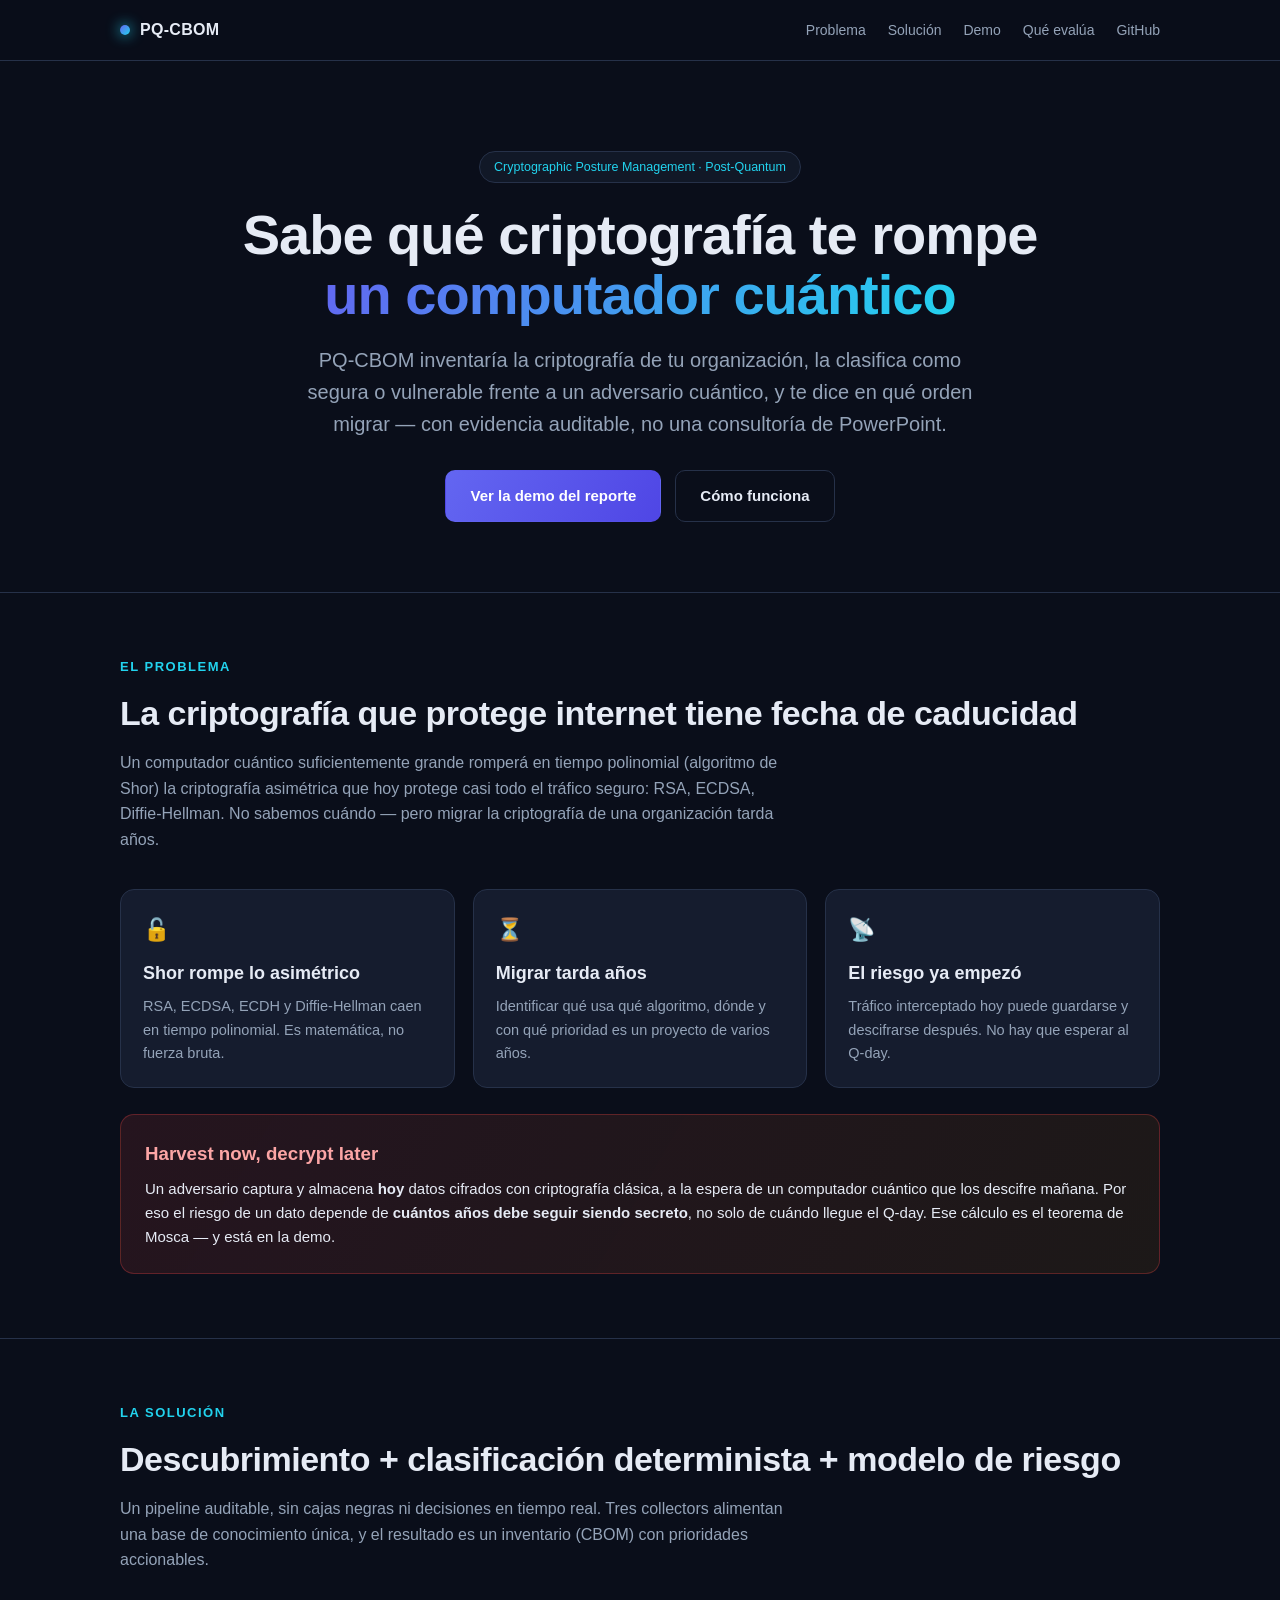
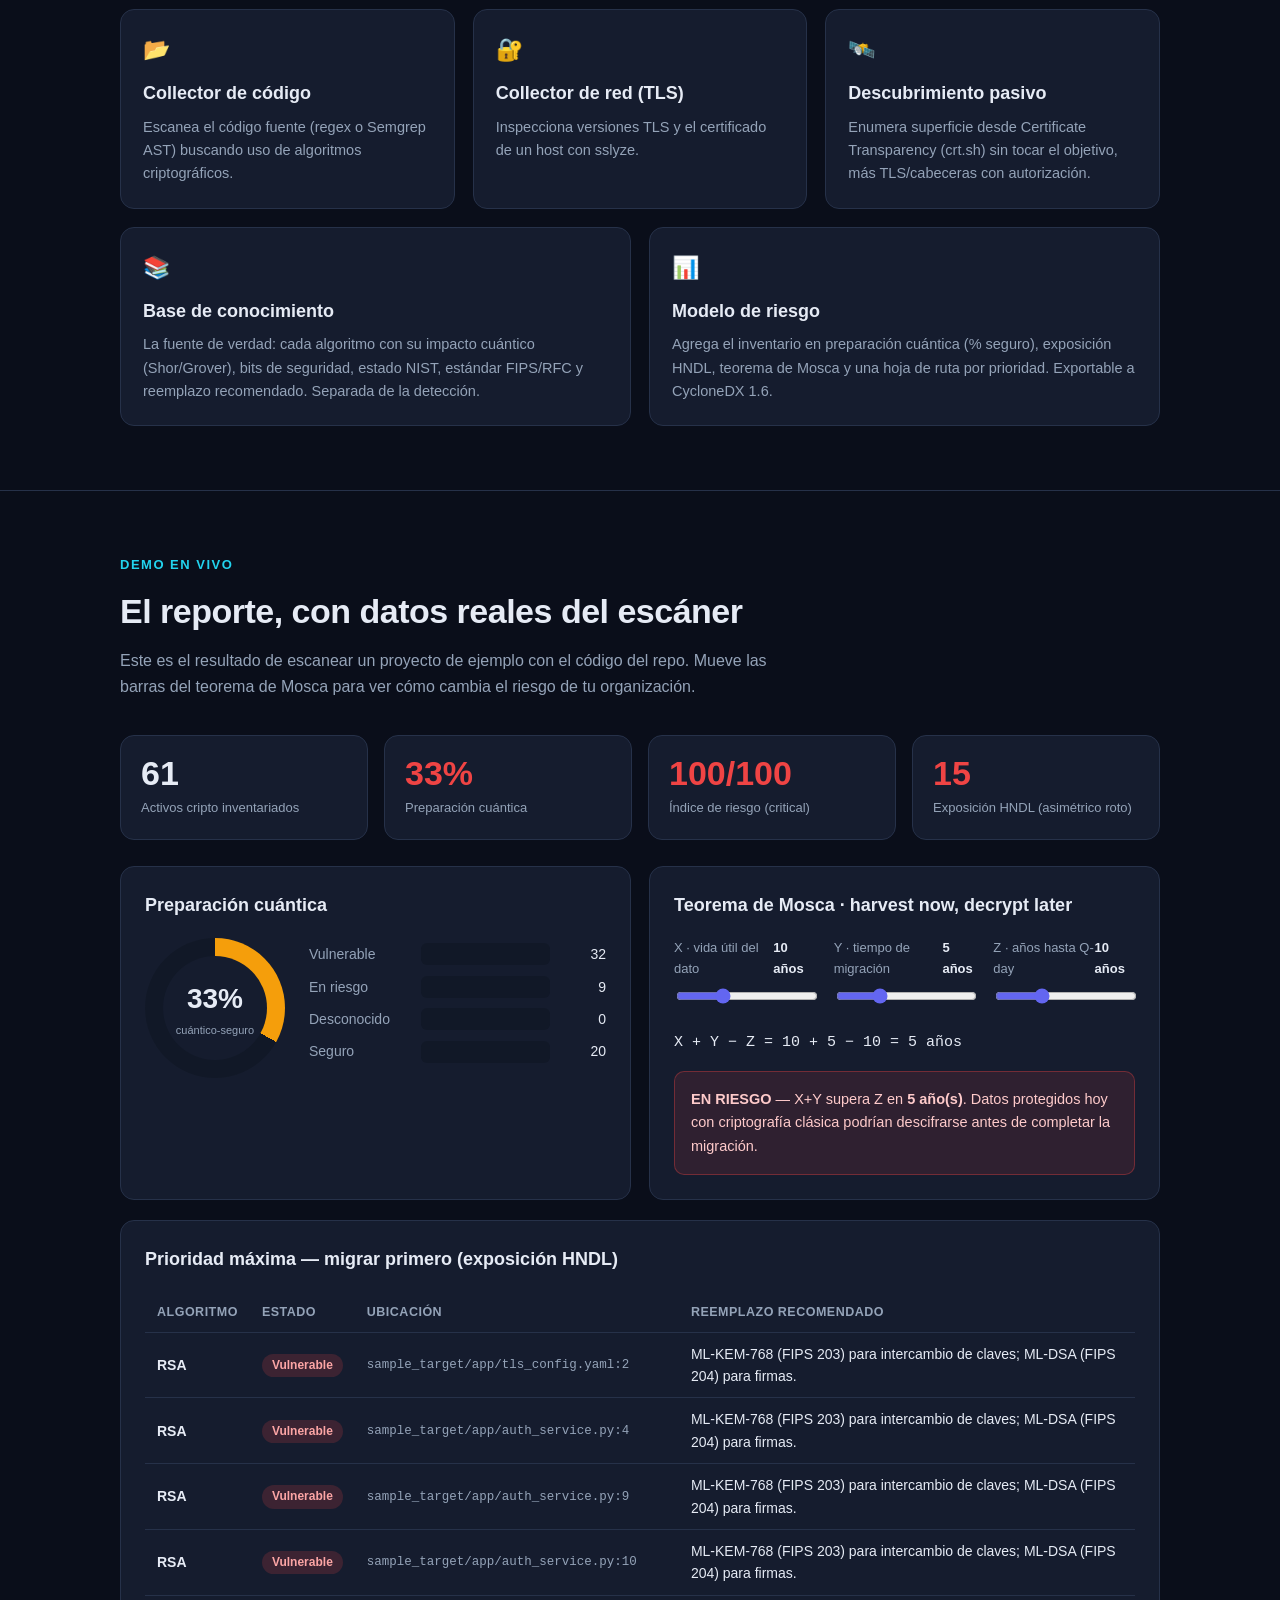
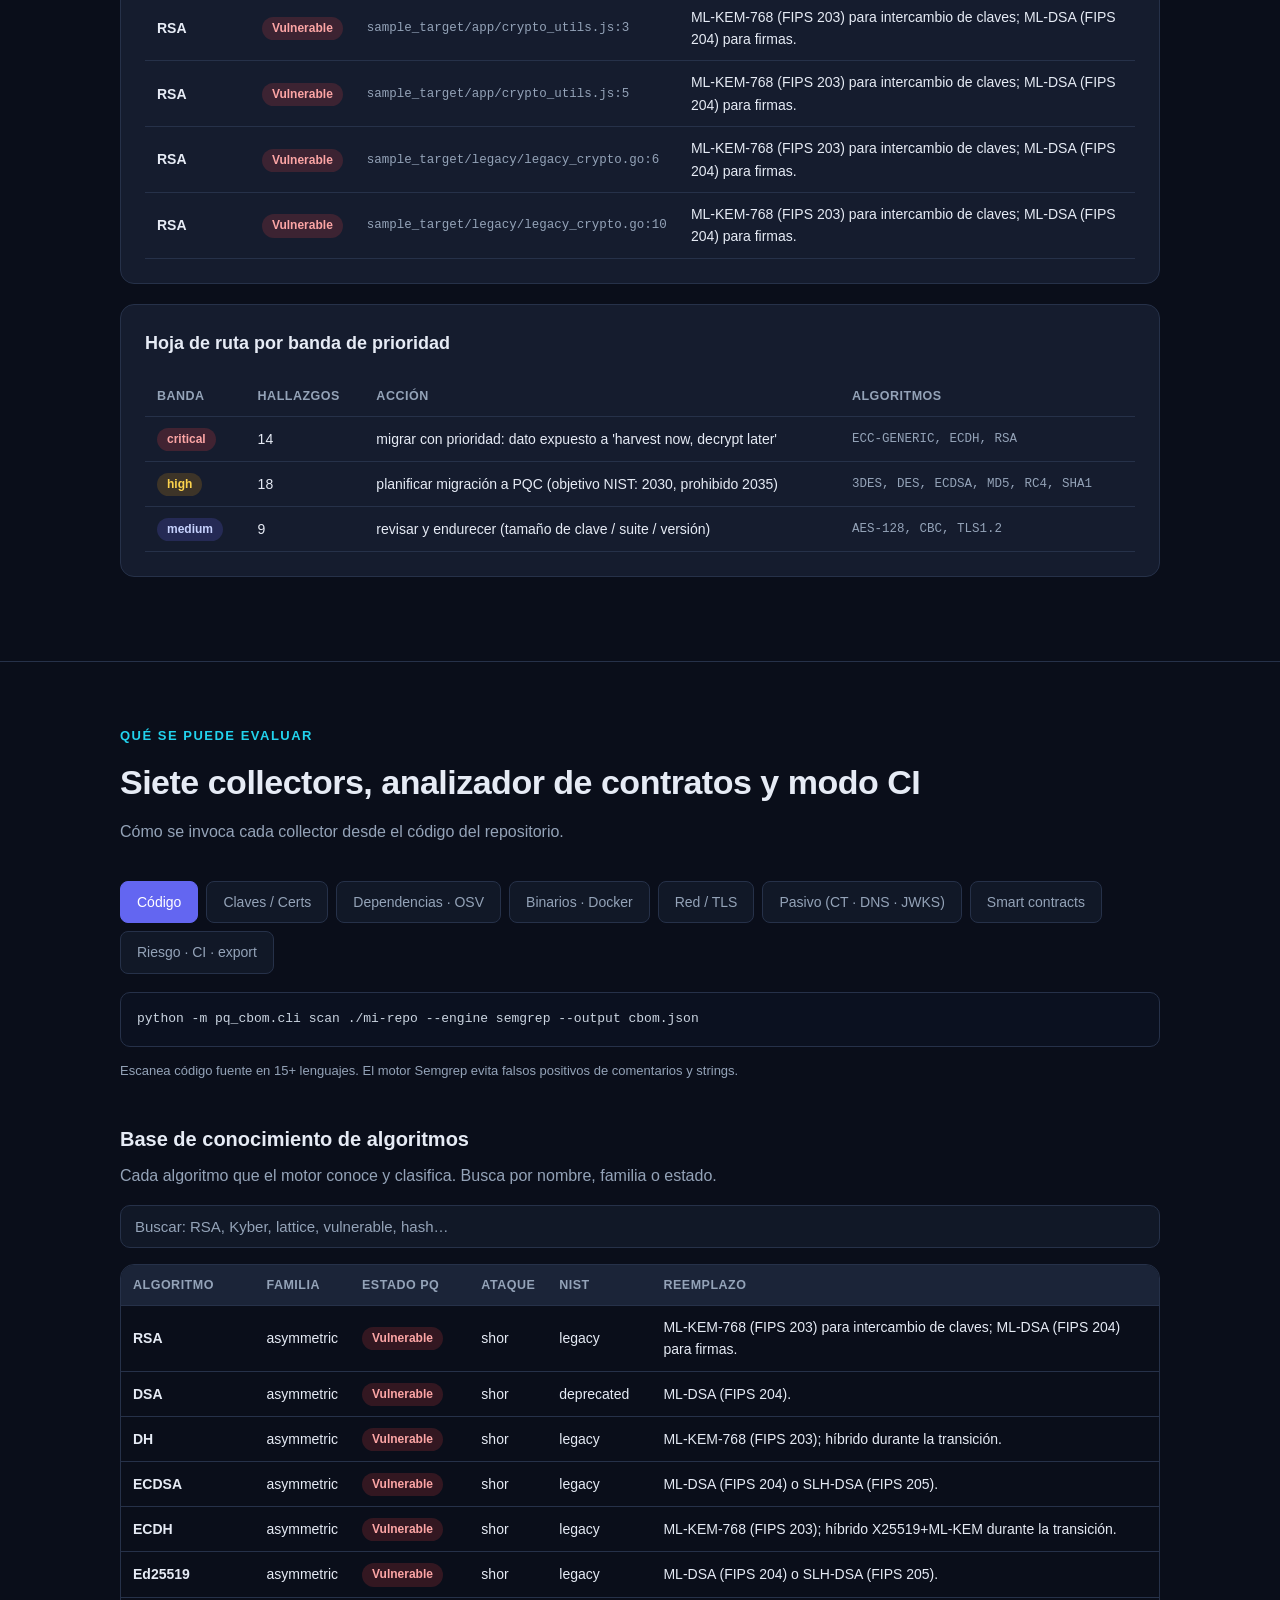
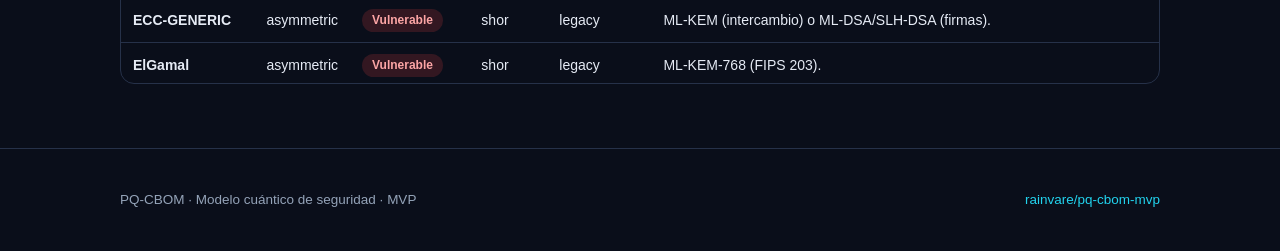
<file: docs/index.html>
<!doctype html>
<html lang="es">
<head>
  <meta charset="utf-8" />
  <meta name="viewport" content="width=device-width, initial-scale=1" />
  <title>PQ-CBOM — Modelo cuántico de seguridad</title>
  <meta name="description" content="Inventario y evaluación de riesgo criptográfico frente a la amenaza cuántica. Descubre qué algoritmos usa tu organización, cuáles rompe un computador cuántico y en qué orden migrar." />
  <link rel="stylesheet" href="styles.css" />
</head>
<body>

<nav>
  <div class="wrap">
    <div class="brand"><span class="dot"></span> PQ-CBOM</div>
    <div class="nav-links">
      <a href="#problema">Problema</a>
      <a href="#solucion">Solución</a>
      <a href="#demo">Demo</a>
      <a href="#evaluar">Qué evalúa</a>
      <a href="https://github.com/rainvare/pq-cbom-mvp">GitHub</a>
    </div>
  </div>
</nav>

<header class="hero">
  <div class="wrap">
    <span class="tag">Cryptographic Posture Management · Post-Quantum</span>
    <h1>Sabe qué criptografía te rompe<br/><span class="grad">un computador cuántico</span></h1>
    <p class="lead">
      PQ-CBOM inventaría la criptografía de tu organización, la clasifica como segura
      o vulnerable frente a un adversario cuántico, y te dice en qué orden migrar —
      con evidencia auditable, no una consultoría de PowerPoint.
    </p>
    <div class="btns">
      <a class="btn primary" href="#demo">Ver la demo del reporte</a>
      <a class="btn ghost" href="#solucion">Cómo funciona</a>
    </div>
  </div>
</header>

<!-- PROBLEMA -->
<section id="problema">
  <div class="wrap">
    <p class="eyebrow">El problema</p>
    <h2>La criptografía que protege internet tiene fecha de caducidad</h2>
    <p class="sub">
      Un computador cuántico suficientemente grande romperá en tiempo polinomial
      (algoritmo de Shor) la criptografía asimétrica que hoy protege casi todo el
      tráfico seguro: RSA, ECDSA, Diffie-Hellman. No sabemos cuándo — pero migrar
      la criptografía de una organización tarda años.
    </p>
    <div class="grid cols-3">
      <div class="card">
        <span class="ic">🔓</span>
        <h3>Shor rompe lo asimétrico</h3>
        <p>RSA, ECDSA, ECDH y Diffie-Hellman caen en tiempo polinomial. Es matemática, no fuerza bruta.</p>
      </div>
      <div class="card">
        <span class="ic">⏳</span>
        <h3>Migrar tarda años</h3>
        <p>Identificar qué usa qué algoritmo, dónde y con qué prioridad es un proyecto de varios años.</p>
      </div>
      <div class="card">
        <span class="ic">📡</span>
        <h3>El riesgo ya empezó</h3>
        <p>Tráfico interceptado hoy puede guardarse y descifrarse después. No hay que esperar al Q-day.</p>
      </div>
    </div>
    <div class="hndl-box">
      <h3>Harvest now, decrypt later</h3>
      <p>
        Un adversario captura y almacena <b>hoy</b> datos cifrados con criptografía clásica,
        a la espera de un computador cuántico que los descifre mañana. Por eso el riesgo de
        un dato depende de <b>cuántos años debe seguir siendo secreto</b>, no solo de cuándo
        llegue el Q-day. Ese cálculo es el teorema de Mosca — y está en la demo.
      </p>
    </div>
  </div>
</section>

<!-- SOLUCIÓN -->
<section id="solucion">
  <div class="wrap">
    <p class="eyebrow">La solución</p>
    <h2>Descubrimiento + clasificación determinista + modelo de riesgo</h2>
    <p class="sub">
      Un pipeline auditable, sin cajas negras ni decisiones en tiempo real. Tres
      collectors alimentan una base de conocimiento única, y el resultado es un
      inventario (CBOM) con prioridades accionables.
    </p>
    <div class="grid cols-3">
      <div class="card">
        <span class="ic">📂</span>
        <h3>Collector de código</h3>
        <p>Escanea el código fuente (regex o Semgrep AST) buscando uso de algoritmos criptográficos.</p>
      </div>
      <div class="card">
        <span class="ic">🔐</span>
        <h3>Collector de red (TLS)</h3>
        <p>Inspecciona versiones TLS y el certificado de un host con sslyze.</p>
      </div>
      <div class="card">
        <span class="ic">🛰️</span>
        <h3>Descubrimiento pasivo</h3>
        <p>Enumera superficie desde Certificate Transparency (crt.sh) sin tocar el objetivo, más TLS/cabeceras con autorización.</p>
      </div>
    </div>
    <div class="grid cols-2" style="margin-top:18px">
      <div class="card">
        <span class="ic">📚</span>
        <h3>Base de conocimiento</h3>
        <p>La fuente de verdad: cada algoritmo con su impacto cuántico (Shor/Grover), bits de seguridad, estado NIST, estándar FIPS/RFC y reemplazo recomendado. Separada de la detección.</p>
      </div>
      <div class="card">
        <span class="ic">📊</span>
        <h3>Modelo de riesgo</h3>
        <p>Agrega el inventario en preparación cuántica (% seguro), exposición HNDL, teorema de Mosca y una hoja de ruta por prioridad. Exportable a CycloneDX 1.6.</p>
      </div>
    </div>
  </div>
</section>

<!-- DEMO -->
<section id="demo">
  <div class="wrap">
    <p class="eyebrow">Demo en vivo</p>
    <h2>El reporte, con datos reales del escáner</h2>
    <p class="sub">
      Este es el resultado de escanear un proyecto de ejemplo con el código del repo.
      Mueve las barras del teorema de Mosca para ver cómo cambia el riesgo de tu organización.
    </p>

    <div class="kpis" id="kpis"></div>

    <div class="grid cols-2">
      <div class="panel">
        <h3>Preparación cuántica</h3>
        <div class="readiness">
          <div class="donut" id="donut"><div class="inner"><div><div class="pct" id="donutPct">–</div><div class="lbl">cuántico-seguro</div></div></div></div>
          <div id="statusBars" style="flex:1; min-width:220px"></div>
        </div>
      </div>

      <div class="panel">
        <h3>Teorema de Mosca · harvest now, decrypt later</h3>
        <div class="mosca-controls">
          <div class="slider">
            <label>X · vida útil del dato <b><span id="xv">10</span> años</b></label>
            <input type="range" id="x" min="1" max="30" value="10" />
          </div>
          <div class="slider">
            <label>Y · tiempo de migración <b><span id="yv">5</span> años</b></label>
            <input type="range" id="y" min="1" max="15" value="5" />
          </div>
          <div class="slider">
            <label>Z · años hasta Q-day <b><span id="zv">10</span> años</b></label>
            <input type="range" id="z" min="1" max="30" value="10" />
          </div>
        </div>
        <div class="mosca-eq" id="moscaEq"></div>
        <div class="verdict" id="moscaVerdict"></div>
      </div>
    </div>

    <div class="panel">
      <h3>Prioridad máxima — migrar primero (exposición HNDL)</h3>
      <table>
        <thead><tr><th>Algoritmo</th><th>Estado</th><th>Ubicación</th><th>Reemplazo recomendado</th></tr></thead>
        <tbody id="topRisks"></tbody>
      </table>
    </div>

    <div class="panel">
      <h3>Hoja de ruta por banda de prioridad</h3>
      <table>
        <thead><tr><th>Banda</th><th>Hallazgos</th><th>Acción</th><th>Algoritmos</th></tr></thead>
        <tbody id="roadmap"></tbody>
      </table>
    </div>
  </div>
</section>

<!-- QUÉ EVALÚA -->
<section id="evaluar">
  <div class="wrap">
    <p class="eyebrow">Qué se puede evaluar</p>
    <h2>Siete collectors, analizador de contratos y modo CI</h2>
    <p class="sub">Cómo se invoca cada collector desde el código del repositorio.</p>

    <div class="tabs">
      <div class="tab active" data-tab="code">Código</div>
      <div class="tab" data-tab="keys">Claves / Certs</div>
      <div class="tab" data-tab="deps">Dependencias · OSV</div>
      <div class="tab" data-tab="binary">Binarios · Docker</div>
      <div class="tab" data-tab="tls">Red / TLS</div>
      <div class="tab" data-tab="passive">Pasivo (CT · DNS · JWKS)</div>
      <div class="tab" data-tab="contracts">Smart contracts</div>
      <div class="tab" data-tab="risk">Riesgo · CI · export</div>
    </div>

    <div class="tab-body active" data-tab="code">
      <div class="code">python -m pq_cbom.cli scan ./mi-repo --engine semgrep --output cbom.json</div>
      <p class="note">Escanea código fuente en 15+ lenguajes. El motor Semgrep evita falsos positivos de comentarios y strings.</p>
    </div>
    <div class="tab-body" data-tab="keys">
      <div class="code">python -m pq_cbom.cli scan-keys ./mi-repo</div>
      <p class="note">Parsea certificados y claves reales (PEM/DER/SSH) y extrae el <b>tamaño de clave</b>: distingue RSA-1024 de RSA-4096 y marca las claves cortas. Es la dimensión que una simple búsqueda de texto no ve.</p>
    </div>
    <div class="tab-body" data-tab="deps">
      <div class="code">python -m pq_cbom.cli scan-deps ./mi-repo --osv --fail-on-cve</div>
      <p class="note">Lee manifiestos (package.json, requirements.txt, go.mod, pom.xml, Cargo.toml…) y encuentra la cripto que entra por librería. Con <code>--osv</code> consulta <b>OSV.dev</b> por las CVE reales de cada dependencia con versión (CVE/GHSA con severidad), y <code>--fail-on-cve</code> rompe el build si hay alguna.</p>
    </div>
    <div class="tab-body" data-tab="binary">
      <div class="code">python -m pq_cbom.cli scan-binary ./build</div>
      <p class="note">Extrae strings de binarios compilados (ELF/PE/Mach-O/.so/.wasm) y detecta la versión de la librería cripto enlazada (OpenSSL, BoringSSL, libgcrypt, mbedTLS, wolfSSL…) y los algoritmos presentes. Analiza también Dockerfiles (imagen base y paquetes cripto instalados). Heurística sobre strings, no desensamblado.</p>
    </div>
    <div class="tab-body" data-tab="contracts">
      <div class="code">python -m pq_cbom.cli scan-contracts ./contracts --fail-on high
python -m pq_cbom.cli scan-contracts ./contracts --engine slither</div>
      <p class="note">Analizador de vulnerabilidades de smart contracts (Solidity) alineado con el SWC Registry: reentrancy, tx.origin, delegatecall, selfdestruct, aleatoriedad débil, overflow (&lt;0.8), y el puente cripto <code>ecrecover</code> → ECDSA secp256k1 (vulnerable a Shor). El motor <code>regex</code> no tiene dependencias; <code>--engine slither</code> usa el AST real (requiere slither+solc).</p>
    </div>
    <div class="tab-body" data-tab="tls">
      <div class="code">python -m pq_cbom.cli scan-tls ejemplo.com --port 443</div>
      <p class="note">Reporta versiones TLS aceptadas y el tipo de clave del certificado del host.</p>
    </div>
    <div class="tab-body" data-tab="passive">
      <div class="code">python -m pq_cbom.cli scan-passive ejemplo.com --ct-only
python -m pq_cbom.cli scan-passive ejemplo.com --authorize ejemplo.com</div>
      <p class="note">CT logs (certificados), <b>DNSSEC</b> (algoritmo de firma de la zona) y <b>CAA</b> salen vía resolver público, sin tocar el objetivo. TLS/cabeceras y <b>JWKS</b> (algoritmos de firma de JWT) sí lo contactan.</p>
      <p class="warn-note">
        La parte que contacta al objetivo (TLS/cabeceras/JWKS) solo corre contra dominios
        autorizados explícitamente: esta herramienta evalúa <b>tu propia</b> postura cripto
        o la de un cliente con permiso, no sistemas de terceros.
      </p>
    </div>
    <div class="tab-body" data-tab="risk">
      <div class="code">python -m pq_cbom.cli risk cbom.json --shelf-life 15 --qday 10 --fail-on high
python -m pq_cbom.cli scan ./repo --fail-on vulnerable   # gate de CI
python -m pq_cbom.cli export cbom.json --format cyclonedx --output bom.json</div>
      <p class="note">Riesgo agregado (incluye tamaño de clave: marca RSA-1024 y claves cortas), <b>modo CI</b> (<code>--fail-on</code> devuelve código 1 para romper el build) y export a CycloneDX 1.6.</p>
    </div>

    <h3 style="margin:42px 0 8px; font-size:20px">Base de conocimiento de algoritmos</h3>
    <p class="sub" style="margin-bottom:16px">Cada algoritmo que el motor conoce y clasifica. Busca por nombre, familia o estado.</p>
    <input class="kb-search" id="kbSearch" placeholder="Buscar: RSA, Kyber, lattice, vulnerable, hash…" />
    <div class="kb-table-wrap">
      <table>
        <thead><tr><th>Algoritmo</th><th>Familia</th><th>Estado PQ</th><th>Ataque</th><th>NIST</th><th>Reemplazo</th></tr></thead>
        <tbody id="kbTable"></tbody>
      </table>
    </div>
  </div>
</section>

<footer>
  <div class="wrap">
    <div>PQ-CBOM · Modelo cuántico de seguridad · MVP</div>
    <div><a href="https://github.com/rainvare/pq-cbom-mvp">rainvare/pq-cbom-mvp</a></div>
  </div>
</footer>

<script src="data/knowledge.js"></script>
<script src="data/sample_cbom.js"></script>
<script src="app.js"></script>
</body>
</html>
</file>
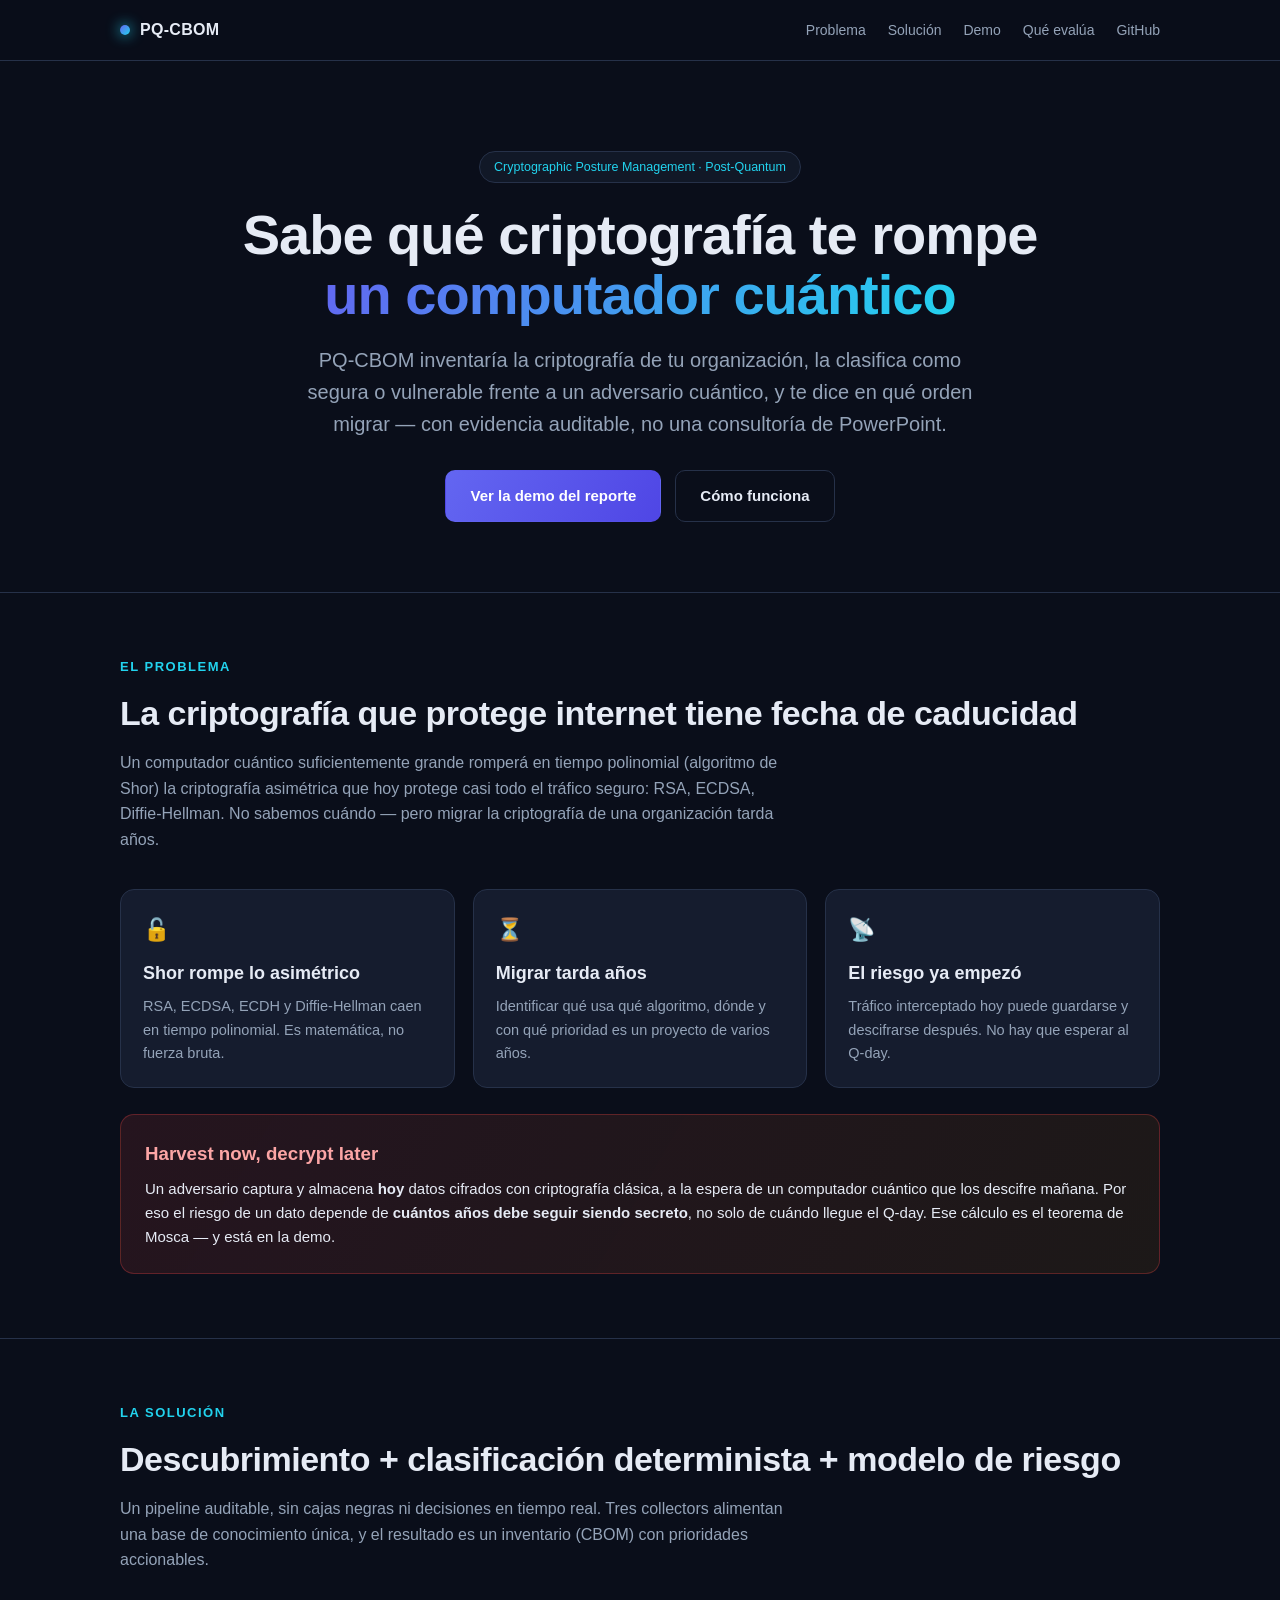
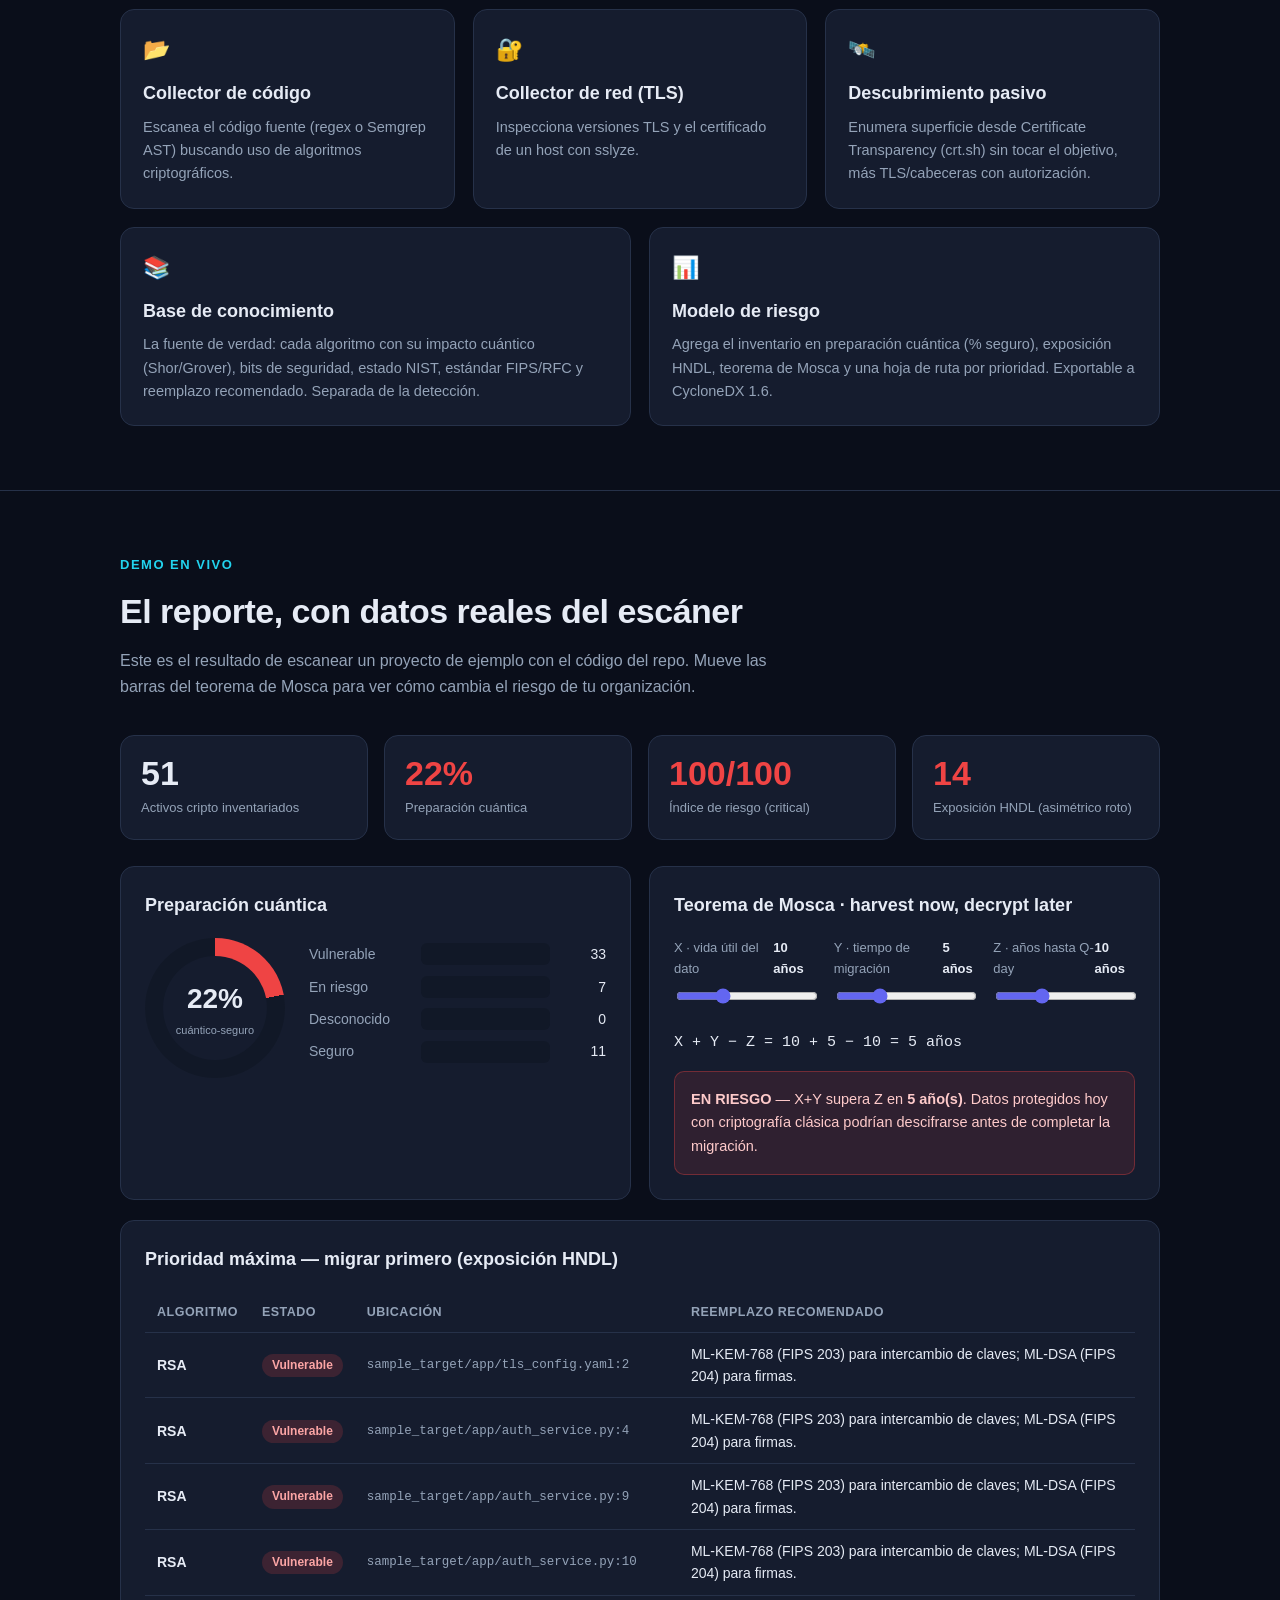
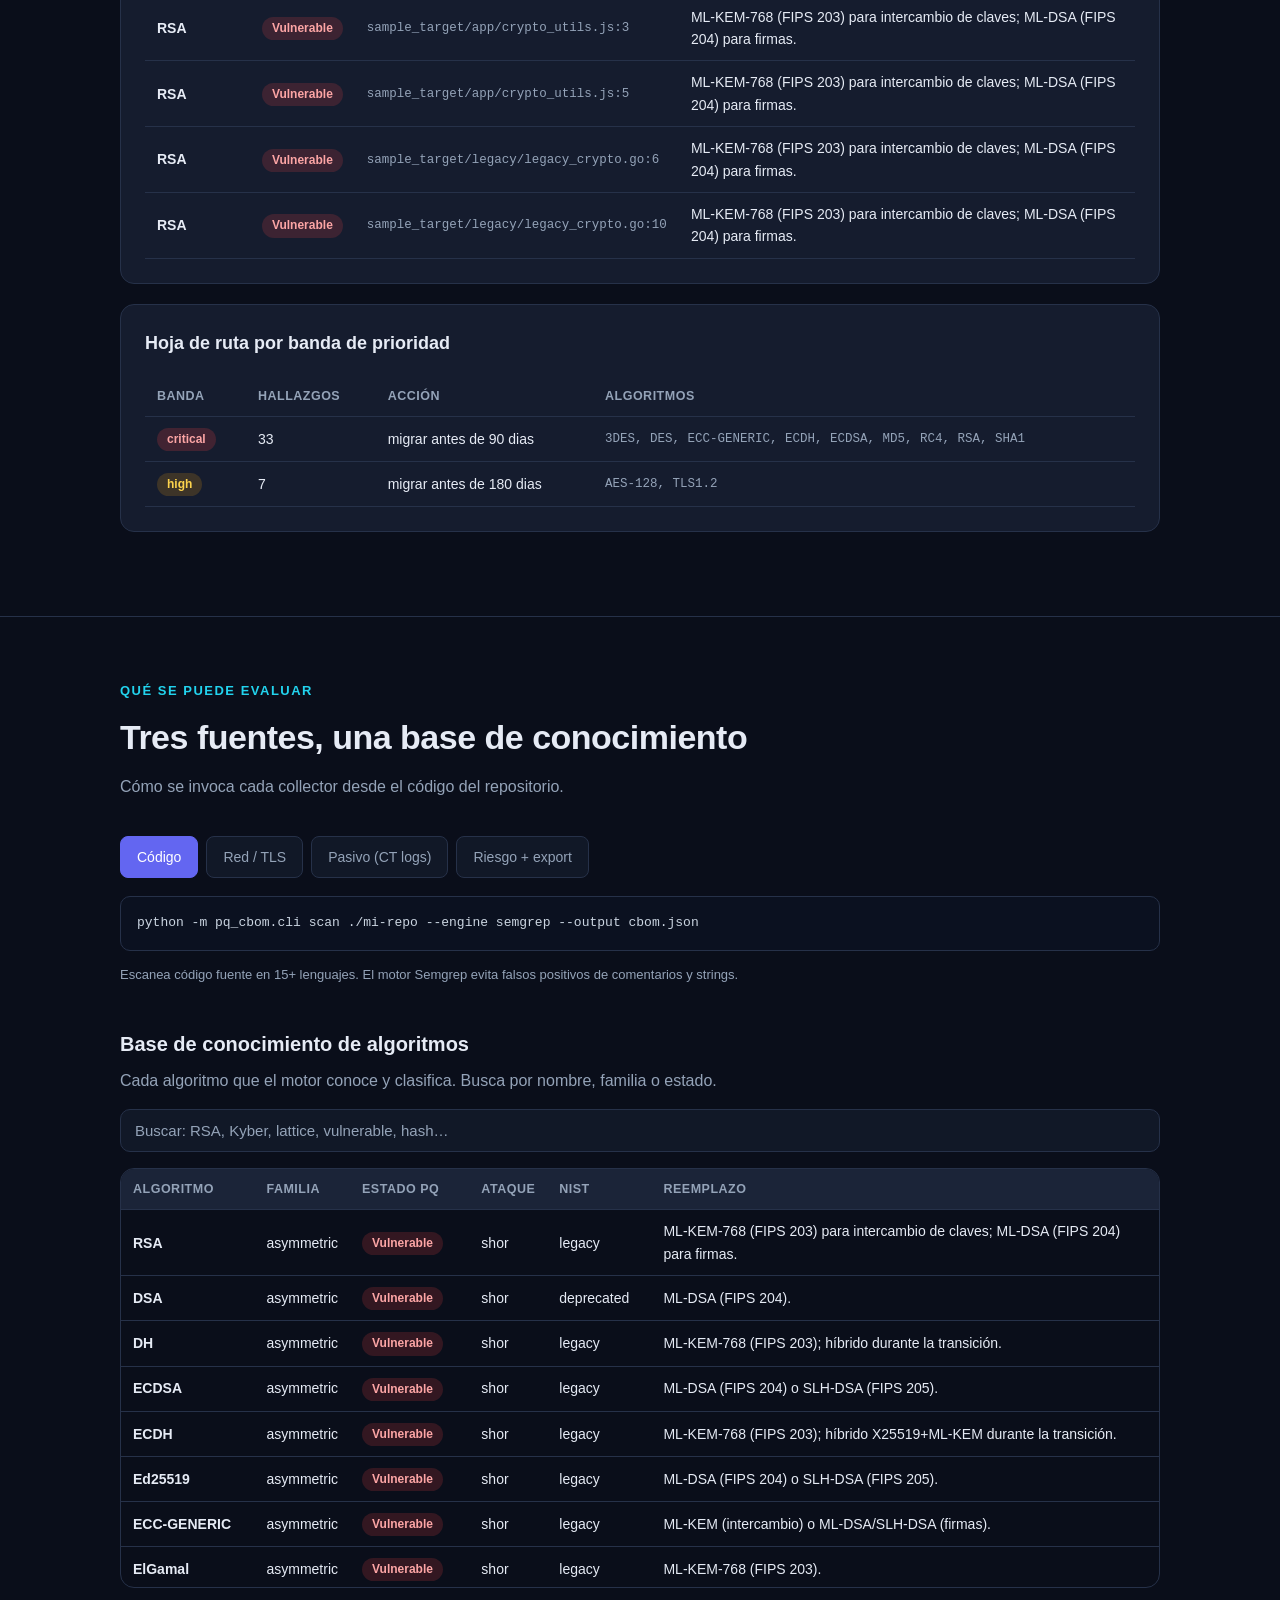
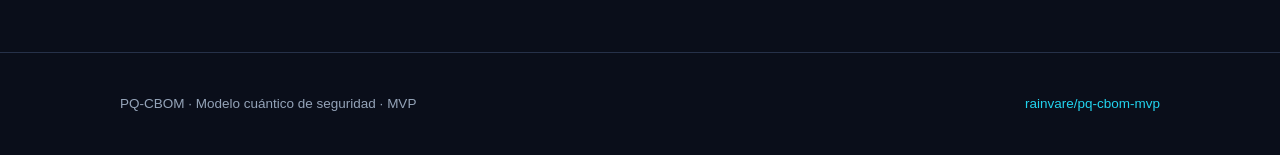
<file: web/index.html>
<!doctype html>
<html lang="es">
<head>
  <meta charset="utf-8" />
  <meta name="viewport" content="width=device-width, initial-scale=1" />
  <title>PQ-CBOM — Modelo cuántico de seguridad</title>
  <meta name="description" content="Inventario y evaluación de riesgo criptográfico frente a la amenaza cuántica. Descubre qué algoritmos usa tu organización, cuáles rompe un computador cuántico y en qué orden migrar." />
  <link rel="stylesheet" href="styles.css" />
</head>
<body>

<nav>
  <div class="wrap">
    <div class="brand"><span class="dot"></span> PQ-CBOM</div>
    <div class="nav-links">
      <a href="#problema">Problema</a>
      <a href="#solucion">Solución</a>
      <a href="#demo">Demo</a>
      <a href="#evaluar">Qué evalúa</a>
      <a href="https://github.com/rainvare/pq-cbom-mvp">GitHub</a>
    </div>
  </div>
</nav>

<header class="hero">
  <div class="wrap">
    <span class="tag">Cryptographic Posture Management · Post-Quantum</span>
    <h1>Sabe qué criptografía te rompe<br/><span class="grad">un computador cuántico</span></h1>
    <p class="lead">
      PQ-CBOM inventaría la criptografía de tu organización, la clasifica como segura
      o vulnerable frente a un adversario cuántico, y te dice en qué orden migrar —
      con evidencia auditable, no una consultoría de PowerPoint.
    </p>
    <div class="btns">
      <a class="btn primary" href="#demo">Ver la demo del reporte</a>
      <a class="btn ghost" href="#solucion">Cómo funciona</a>
    </div>
  </div>
</header>

<!-- PROBLEMA -->
<section id="problema">
  <div class="wrap">
    <p class="eyebrow">El problema</p>
    <h2>La criptografía que protege internet tiene fecha de caducidad</h2>
    <p class="sub">
      Un computador cuántico suficientemente grande romperá en tiempo polinomial
      (algoritmo de Shor) la criptografía asimétrica que hoy protege casi todo el
      tráfico seguro: RSA, ECDSA, Diffie-Hellman. No sabemos cuándo — pero migrar
      la criptografía de una organización tarda años.
    </p>
    <div class="grid cols-3">
      <div class="card">
        <span class="ic">🔓</span>
        <h3>Shor rompe lo asimétrico</h3>
        <p>RSA, ECDSA, ECDH y Diffie-Hellman caen en tiempo polinomial. Es matemática, no fuerza bruta.</p>
      </div>
      <div class="card">
        <span class="ic">⏳</span>
        <h3>Migrar tarda años</h3>
        <p>Identificar qué usa qué algoritmo, dónde y con qué prioridad es un proyecto de varios años.</p>
      </div>
      <div class="card">
        <span class="ic">📡</span>
        <h3>El riesgo ya empezó</h3>
        <p>Tráfico interceptado hoy puede guardarse y descifrarse después. No hay que esperar al Q-day.</p>
      </div>
    </div>
    <div class="hndl-box">
      <h3>Harvest now, decrypt later</h3>
      <p>
        Un adversario captura y almacena <b>hoy</b> datos cifrados con criptografía clásica,
        a la espera de un computador cuántico que los descifre mañana. Por eso el riesgo de
        un dato depende de <b>cuántos años debe seguir siendo secreto</b>, no solo de cuándo
        llegue el Q-day. Ese cálculo es el teorema de Mosca — y está en la demo.
      </p>
    </div>
  </div>
</section>

<!-- SOLUCIÓN -->
<section id="solucion">
  <div class="wrap">
    <p class="eyebrow">La solución</p>
    <h2>Descubrimiento + clasificación determinista + modelo de riesgo</h2>
    <p class="sub">
      Un pipeline auditable, sin cajas negras ni decisiones en tiempo real. Tres
      collectors alimentan una base de conocimiento única, y el resultado es un
      inventario (CBOM) con prioridades accionables.
    </p>
    <div class="grid cols-3">
      <div class="card">
        <span class="ic">📂</span>
        <h3>Collector de código</h3>
        <p>Escanea el código fuente (regex o Semgrep AST) buscando uso de algoritmos criptográficos.</p>
      </div>
      <div class="card">
        <span class="ic">🔐</span>
        <h3>Collector de red (TLS)</h3>
        <p>Inspecciona versiones TLS y el certificado de un host con sslyze.</p>
      </div>
      <div class="card">
        <span class="ic">🛰️</span>
        <h3>Descubrimiento pasivo</h3>
        <p>Enumera superficie desde Certificate Transparency (crt.sh) sin tocar el objetivo, más TLS/cabeceras con autorización.</p>
      </div>
    </div>
    <div class="grid cols-2" style="margin-top:18px">
      <div class="card">
        <span class="ic">📚</span>
        <h3>Base de conocimiento</h3>
        <p>La fuente de verdad: cada algoritmo con su impacto cuántico (Shor/Grover), bits de seguridad, estado NIST, estándar FIPS/RFC y reemplazo recomendado. Separada de la detección.</p>
      </div>
      <div class="card">
        <span class="ic">📊</span>
        <h3>Modelo de riesgo</h3>
        <p>Agrega el inventario en preparación cuántica (% seguro), exposición HNDL, teorema de Mosca y una hoja de ruta por prioridad. Exportable a CycloneDX 1.6.</p>
      </div>
    </div>
  </div>
</section>

<!-- DEMO -->
<section id="demo">
  <div class="wrap">
    <p class="eyebrow">Demo en vivo</p>
    <h2>El reporte, con datos reales del escáner</h2>
    <p class="sub">
      Este es el resultado de escanear un proyecto de ejemplo con el código del repo.
      Mueve las barras del teorema de Mosca para ver cómo cambia el riesgo de tu organización.
    </p>

    <div class="kpis" id="kpis"></div>

    <div class="grid cols-2">
      <div class="panel">
        <h3>Preparación cuántica</h3>
        <div class="readiness">
          <div class="donut" id="donut"><div class="inner"><div><div class="pct" id="donutPct">–</div><div class="lbl">cuántico-seguro</div></div></div></div>
          <div id="statusBars" style="flex:1; min-width:220px"></div>
        </div>
      </div>

      <div class="panel">
        <h3>Teorema de Mosca · harvest now, decrypt later</h3>
        <div class="mosca-controls">
          <div class="slider">
            <label>X · vida útil del dato <b><span id="xv">10</span> años</b></label>
            <input type="range" id="x" min="1" max="30" value="10" />
          </div>
          <div class="slider">
            <label>Y · tiempo de migración <b><span id="yv">5</span> años</b></label>
            <input type="range" id="y" min="1" max="15" value="5" />
          </div>
          <div class="slider">
            <label>Z · años hasta Q-day <b><span id="zv">10</span> años</b></label>
            <input type="range" id="z" min="1" max="30" value="10" />
          </div>
        </div>
        <div class="mosca-eq" id="moscaEq"></div>
        <div class="verdict" id="moscaVerdict"></div>
      </div>
    </div>

    <div class="panel">
      <h3>Prioridad máxima — migrar primero (exposición HNDL)</h3>
      <table>
        <thead><tr><th>Algoritmo</th><th>Estado</th><th>Ubicación</th><th>Reemplazo recomendado</th></tr></thead>
        <tbody id="topRisks"></tbody>
      </table>
    </div>

    <div class="panel">
      <h3>Hoja de ruta por banda de prioridad</h3>
      <table>
        <thead><tr><th>Banda</th><th>Hallazgos</th><th>Acción</th><th>Algoritmos</th></tr></thead>
        <tbody id="roadmap"></tbody>
      </table>
    </div>
  </div>
</section>

<!-- QUÉ EVALÚA -->
<section id="evaluar">
  <div class="wrap">
    <p class="eyebrow">Qué se puede evaluar</p>
    <h2>Tres fuentes, una base de conocimiento</h2>
    <p class="sub">Cómo se invoca cada collector desde el código del repositorio.</p>

    <div class="tabs">
      <div class="tab active" data-tab="code">Código</div>
      <div class="tab" data-tab="tls">Red / TLS</div>
      <div class="tab" data-tab="passive">Pasivo (CT logs)</div>
      <div class="tab" data-tab="risk">Riesgo + export</div>
    </div>

    <div class="tab-body active" data-tab="code">
      <div class="code">python -m pq_cbom.cli scan ./mi-repo --engine semgrep --output cbom.json</div>
      <p class="note">Escanea código fuente en 15+ lenguajes. El motor Semgrep evita falsos positivos de comentarios y strings.</p>
    </div>
    <div class="tab-body" data-tab="tls">
      <div class="code">python -m pq_cbom.cli scan-tls ejemplo.com --port 443</div>
      <p class="note">Reporta versiones TLS aceptadas y el tipo de clave del certificado del host.</p>
    </div>
    <div class="tab-body" data-tab="passive">
      <div class="code">python -m pq_cbom.cli scan-passive ejemplo.com --ct-only
python -m pq_cbom.cli scan-passive ejemplo.com --authorize ejemplo.com</div>
      <p class="warn-note">
        CT logs no contacta al objetivo (siempre seguro). La parte activa (TLS/cabeceras)
        solo corre contra dominios autorizados explícitamente: esta herramienta evalúa
        <b>tu propia</b> postura cripto o la de un cliente con permiso, no sistemas de terceros.
      </p>
    </div>
    <div class="tab-body" data-tab="risk">
      <div class="code">python -m pq_cbom.cli risk cbom.json --shelf-life 15 --migration-time 5 --qday 10
python -m pq_cbom.cli export cbom.json --format cyclonedx --output bom.json</div>
      <p class="note">Evaluación de riesgo agregada y export al estándar CycloneDX 1.6 para integrarlo con otras herramientas.</p>
    </div>

    <h3 style="margin:42px 0 8px; font-size:20px">Base de conocimiento de algoritmos</h3>
    <p class="sub" style="margin-bottom:16px">Cada algoritmo que el motor conoce y clasifica. Busca por nombre, familia o estado.</p>
    <input class="kb-search" id="kbSearch" placeholder="Buscar: RSA, Kyber, lattice, vulnerable, hash…" />
    <div class="kb-table-wrap">
      <table>
        <thead><tr><th>Algoritmo</th><th>Familia</th><th>Estado PQ</th><th>Ataque</th><th>NIST</th><th>Reemplazo</th></tr></thead>
        <tbody id="kbTable"></tbody>
      </table>
    </div>
  </div>
</section>

<footer>
  <div class="wrap">
    <div>PQ-CBOM · Modelo cuántico de seguridad · MVP</div>
    <div><a href="https://github.com/rainvare/pq-cbom-mvp">rainvare/pq-cbom-mvp</a></div>
  </div>
</footer>

<script src="data/knowledge.js"></script>
<script src="data/sample_cbom.js"></script>
<script src="app.js"></script>
</body>
</html>
</file>
<file: docs/styles.css>
:root {
  --bg: #0a0e1a;
  --bg-soft: #111827;
  --card: #151c2e;
  --card-2: #1b2438;
  --border: #263149;
  --text: #e6ebf5;
  --muted: #94a3b8;
  --accent: #6366f1;
  --accent-2: #22d3ee;
  --vuln: #ef4444;
  --at-risk: #f59e0b;
  --unknown: #64748b;
  --secure: #22c55e;
  --radius: 14px;
  --maxw: 1080px;
  font-synthesis: none;
}

* { box-sizing: border-box; }

html { scroll-behavior: smooth; }

body {
  margin: 0;
  background: var(--bg);
  color: var(--text);
  font-family: -apple-system, BlinkMacSystemFont, "Segoe UI", Roboto, Helvetica, Arial, sans-serif;
  line-height: 1.6;
  -webkit-font-smoothing: antialiased;
}

a { color: var(--accent-2); text-decoration: none; }
a:hover { text-decoration: underline; }

.wrap { max-width: var(--maxw); margin: 0 auto; padding: 0 20px; }

/* --- Nav --- */
nav {
  position: sticky; top: 0; z-index: 50;
  background: rgba(10,14,26,.82);
  backdrop-filter: blur(10px);
  border-bottom: 1px solid var(--border);
}
nav .wrap { display: flex; align-items: center; justify-content: space-between; height: 60px; }
.brand { font-weight: 700; letter-spacing: .3px; display: flex; align-items: center; gap: 10px; }
.brand .dot { width: 10px; height: 10px; border-radius: 50%; background: linear-gradient(135deg, var(--accent), var(--accent-2)); box-shadow: 0 0 14px var(--accent-2); }
.nav-links { display: flex; gap: 22px; font-size: 14px; }
.nav-links a { color: var(--muted); }
.nav-links a:hover { color: var(--text); text-decoration: none; }
@media (max-width: 640px) { .nav-links { display: none; } }

/* --- Hero --- */
.hero { padding: 90px 0 70px; text-align: center; position: relative; overflow: hidden; }
.hero::before {
  content: ""; position: absolute; inset: -40% 0 auto 0; height: 600px;
  background: radial-gradient(60% 50% at 50% 0%, rgba(99,102,241,.22), transparent 70%);
  pointer-events: none;
}
.hero .tag {
  display: inline-block; font-size: 12.5px; color: var(--accent-2);
  border: 1px solid var(--border); border-radius: 999px; padding: 5px 14px; margin-bottom: 22px;
  background: var(--bg-soft);
}
.hero h1 { font-size: clamp(32px, 5.5vw, 56px); line-height: 1.08; margin: 0 0 18px; letter-spacing: -1px; }
.hero h1 .grad { background: linear-gradient(120deg, var(--accent), var(--accent-2)); -webkit-background-clip: text; background-clip: text; color: transparent; }
.hero p.lead { font-size: clamp(16px, 2.3vw, 20px); color: var(--muted); max-width: 680px; margin: 0 auto 30px; }
.btns { display: flex; gap: 14px; justify-content: center; flex-wrap: wrap; }
.btn {
  display: inline-block; padding: 13px 24px; border-radius: 10px; font-weight: 600; font-size: 15px;
  border: 1px solid transparent; cursor: pointer;
}
.btn.primary { background: linear-gradient(120deg, var(--accent), #4f46e5); color: #fff; }
.btn.primary:hover { filter: brightness(1.1); text-decoration: none; }
.btn.ghost { background: transparent; border-color: var(--border); color: var(--text); }
.btn.ghost:hover { border-color: var(--accent); text-decoration: none; }

/* --- Sections --- */
section { padding: 64px 0; border-top: 1px solid var(--border); }
section > .wrap > h2 { font-size: clamp(24px, 3.5vw, 34px); margin: 0 0 10px; letter-spacing: -.5px; }
section > .wrap > p.sub { color: var(--muted); max-width: 680px; margin: 0 0 36px; }
.eyebrow { color: var(--accent-2); font-size: 13px; font-weight: 600; text-transform: uppercase; letter-spacing: 1.5px; margin: 0 0 8px; }

/* --- Problem timeline --- */
.grid { display: grid; gap: 18px; }
.grid.cols-3 { grid-template-columns: repeat(3, 1fr); }
.grid.cols-2 { grid-template-columns: repeat(2, 1fr); }
.grid.cols-4 { grid-template-columns: repeat(4, 1fr); }
@media (max-width: 820px) { .grid.cols-3, .grid.cols-4 { grid-template-columns: 1fr 1fr; } }
@media (max-width: 560px) { .grid.cols-2, .grid.cols-3, .grid.cols-4 { grid-template-columns: 1fr; } }

.card {
  background: var(--card); border: 1px solid var(--border); border-radius: var(--radius);
  padding: 22px;
}
.card h3 { margin: 0 0 8px; font-size: 18px; }
.card p { margin: 0; color: var(--muted); font-size: 14.5px; }
.card .ic { font-size: 22px; margin-bottom: 12px; display: block; }

.hndl-box {
  margin-top: 26px; background: linear-gradient(120deg, rgba(239,68,68,.12), rgba(245,158,11,.08));
  border: 1px solid rgba(239,68,68,.3); border-radius: var(--radius); padding: 24px;
}
.hndl-box h3 { margin: 0 0 8px; color: #fca5a5; }
.hndl-box p { margin: 0; color: #e6ebf5; font-size: 15px; }

/* --- Demo dashboard --- */
.kpis { display: grid; grid-template-columns: repeat(4, 1fr); gap: 16px; margin-bottom: 26px; }
@media (max-width: 820px) { .kpis { grid-template-columns: 1fr 1fr; } }
.kpi { background: var(--card); border: 1px solid var(--border); border-radius: var(--radius); padding: 20px; }
.kpi .v { font-size: 34px; font-weight: 700; line-height: 1; }
.kpi .l { color: var(--muted); font-size: 13px; margin-top: 8px; }
.kpi.good .v { color: var(--secure); }
.kpi.bad .v { color: var(--vuln); }
.kpi.warn .v { color: var(--at-risk); }

.panel { background: var(--card); border: 1px solid var(--border); border-radius: var(--radius); padding: 24px; margin-bottom: 20px; }
.panel h3 { margin: 0 0 18px; font-size: 18px; }

/* status bars */
.bar-row { display: flex; align-items: center; gap: 12px; margin-bottom: 10px; font-size: 14px; }
.bar-row .name { width: 100px; color: var(--muted); }
.bar-row .track { flex: 1; height: 22px; background: var(--bg-soft); border-radius: 6px; overflow: hidden; }
.bar-row .fill { height: 100%; border-radius: 6px; transition: width .5s ease; }
.bar-row .cnt { width: 44px; text-align: right; font-variant-numeric: tabular-nums; }
.fill.vulnerable { background: var(--vuln); }
.fill.at_risk { background: var(--at-risk); }
.fill.unknown { background: var(--unknown); }
.fill.secure { background: var(--secure); }

/* donut */
.readiness { display: flex; align-items: center; gap: 24px; flex-wrap: wrap; }
.donut { width: 140px; height: 140px; border-radius: 50%; display: grid; place-items: center; flex-shrink: 0; }
.donut .inner { width: 104px; height: 104px; border-radius: 50%; background: var(--card); display: grid; place-items: center; text-align: center; }
.donut .inner .pct { font-size: 28px; font-weight: 700; }
.donut .inner .lbl { font-size: 11px; color: var(--muted); }

/* mosca */
.mosca-controls { display: grid; grid-template-columns: repeat(3, 1fr); gap: 18px; margin-bottom: 20px; }
@media (max-width: 560px) { .mosca-controls { grid-template-columns: 1fr; } }
.slider label { display: flex; justify-content: space-between; font-size: 13px; color: var(--muted); margin-bottom: 6px; }
.slider label b { color: var(--text); }
.slider input[type=range] { width: 100%; accent-color: var(--accent); }
.verdict { padding: 16px; border-radius: 10px; font-size: 14.5px; }
.verdict.risk { background: rgba(239,68,68,.12); border: 1px solid rgba(239,68,68,.35); color: #fecaca; }
.verdict.safe { background: rgba(34,197,94,.1); border: 1px solid rgba(34,197,94,.3); color: #bbf7d0; }
.mosca-eq { font-family: ui-monospace, SFMono-Regular, Menlo, monospace; font-size: 15px; margin: 4px 0 16px; color: var(--text); }

/* tables */
table { width: 100%; border-collapse: collapse; font-size: 14px; }
th, td { text-align: left; padding: 10px 12px; border-bottom: 1px solid var(--border); }
th { color: var(--muted); font-weight: 600; font-size: 12.5px; text-transform: uppercase; letter-spacing: .5px; }
td.loc { font-family: ui-monospace, monospace; font-size: 12.5px; color: var(--muted); }
.pill { display: inline-block; padding: 2px 10px; border-radius: 999px; font-size: 12px; font-weight: 600; }
.pill.vulnerable { background: rgba(239,68,68,.18); color: #fca5a5; }
.pill.at_risk { background: rgba(245,158,11,.18); color: #fcd34d; }
.pill.unknown { background: rgba(100,116,139,.2); color: #cbd5e1; }
.pill.secure { background: rgba(34,197,94,.16); color: #86efac; }
.pill.critical { background: rgba(239,68,68,.2); color: #fca5a5; }
.pill.high { background: rgba(245,158,11,.18); color: #fcd34d; }
.pill.medium { background: rgba(99,102,241,.2); color: #c7d2fe; }
.pill.low { background: rgba(100,116,139,.2); color: #cbd5e1; }

/* capabilities tabs */
.tabs { display: flex; gap: 8px; margin-bottom: 18px; flex-wrap: wrap; }
.tab {
  padding: 9px 16px; border-radius: 8px; border: 1px solid var(--border); background: var(--bg-soft);
  color: var(--muted); cursor: pointer; font-size: 14px; font-weight: 500;
}
.tab.active { background: var(--accent); color: #fff; border-color: var(--accent); }
.tab-body { display: none; }
.tab-body.active { display: block; }
.code {
  background: #0b1120; border: 1px solid var(--border); border-radius: 10px; padding: 16px;
  font-family: ui-monospace, SFMono-Regular, Menlo, monospace; font-size: 13px; color: #cbd5e1;
  overflow-x: auto; white-space: pre;
}

/* knowledge base */
.kb-search { width: 100%; padding: 12px 14px; border-radius: 10px; border: 1px solid var(--border); background: var(--bg-soft); color: var(--text); font-size: 15px; margin-bottom: 16px; }
.kb-search::placeholder { color: var(--muted); }
.kb-table-wrap { max-height: 420px; overflow-y: auto; border: 1px solid var(--border); border-radius: var(--radius); }
.kb-table-wrap table th { position: sticky; top: 0; background: var(--card-2); }

/* footer */
footer { border-top: 1px solid var(--border); padding: 40px 0; color: var(--muted); font-size: 13.5px; }
footer .wrap { display: flex; justify-content: space-between; flex-wrap: wrap; gap: 12px; }

.note { font-size: 13px; color: var(--muted); margin-top: 14px; }
.warn-note { border-left: 3px solid var(--at-risk); padding: 10px 14px; background: rgba(245,158,11,.07); border-radius: 0 8px 8px 0; color: #fcd34d; font-size: 13.5px; }
</file>
<file: web/styles.css>
:root {
  --bg: #0a0e1a;
  --bg-soft: #111827;
  --card: #151c2e;
  --card-2: #1b2438;
  --border: #263149;
  --text: #e6ebf5;
  --muted: #94a3b8;
  --accent: #6366f1;
  --accent-2: #22d3ee;
  --vuln: #ef4444;
  --at-risk: #f59e0b;
  --unknown: #64748b;
  --secure: #22c55e;
  --radius: 14px;
  --maxw: 1080px;
  font-synthesis: none;
}

* { box-sizing: border-box; }

html { scroll-behavior: smooth; }

body {
  margin: 0;
  background: var(--bg);
  color: var(--text);
  font-family: -apple-system, BlinkMacSystemFont, "Segoe UI", Roboto, Helvetica, Arial, sans-serif;
  line-height: 1.6;
  -webkit-font-smoothing: antialiased;
}

a { color: var(--accent-2); text-decoration: none; }
a:hover { text-decoration: underline; }

.wrap { max-width: var(--maxw); margin: 0 auto; padding: 0 20px; }

/* --- Nav --- */
nav {
  position: sticky; top: 0; z-index: 50;
  background: rgba(10,14,26,.82);
  backdrop-filter: blur(10px);
  border-bottom: 1px solid var(--border);
}
nav .wrap { display: flex; align-items: center; justify-content: space-between; height: 60px; }
.brand { font-weight: 700; letter-spacing: .3px; display: flex; align-items: center; gap: 10px; }
.brand .dot { width: 10px; height: 10px; border-radius: 50%; background: linear-gradient(135deg, var(--accent), var(--accent-2)); box-shadow: 0 0 14px var(--accent-2); }
.nav-links { display: flex; gap: 22px; font-size: 14px; }
.nav-links a { color: var(--muted); }
.nav-links a:hover { color: var(--text); text-decoration: none; }
@media (max-width: 640px) { .nav-links { display: none; } }

/* --- Hero --- */
.hero { padding: 90px 0 70px; text-align: center; position: relative; overflow: hidden; }
.hero::before {
  content: ""; position: absolute; inset: -40% 0 auto 0; height: 600px;
  background: radial-gradient(60% 50% at 50% 0%, rgba(99,102,241,.22), transparent 70%);
  pointer-events: none;
}
.hero .tag {
  display: inline-block; font-size: 12.5px; color: var(--accent-2);
  border: 1px solid var(--border); border-radius: 999px; padding: 5px 14px; margin-bottom: 22px;
  background: var(--bg-soft);
}
.hero h1 { font-size: clamp(32px, 5.5vw, 56px); line-height: 1.08; margin: 0 0 18px; letter-spacing: -1px; }
.hero h1 .grad { background: linear-gradient(120deg, var(--accent), var(--accent-2)); -webkit-background-clip: text; background-clip: text; color: transparent; }
.hero p.lead { font-size: clamp(16px, 2.3vw, 20px); color: var(--muted); max-width: 680px; margin: 0 auto 30px; }
.btns { display: flex; gap: 14px; justify-content: center; flex-wrap: wrap; }
.btn {
  display: inline-block; padding: 13px 24px; border-radius: 10px; font-weight: 600; font-size: 15px;
  border: 1px solid transparent; cursor: pointer;
}
.btn.primary { background: linear-gradient(120deg, var(--accent), #4f46e5); color: #fff; }
.btn.primary:hover { filter: brightness(1.1); text-decoration: none; }
.btn.ghost { background: transparent; border-color: var(--border); color: var(--text); }
.btn.ghost:hover { border-color: var(--accent); text-decoration: none; }

/* --- Sections --- */
section { padding: 64px 0; border-top: 1px solid var(--border); }
section > .wrap > h2 { font-size: clamp(24px, 3.5vw, 34px); margin: 0 0 10px; letter-spacing: -.5px; }
section > .wrap > p.sub { color: var(--muted); max-width: 680px; margin: 0 0 36px; }
.eyebrow { color: var(--accent-2); font-size: 13px; font-weight: 600; text-transform: uppercase; letter-spacing: 1.5px; margin: 0 0 8px; }

/* --- Problem timeline --- */
.grid { display: grid; gap: 18px; }
.grid.cols-3 { grid-template-columns: repeat(3, 1fr); }
.grid.cols-2 { grid-template-columns: repeat(2, 1fr); }
.grid.cols-4 { grid-template-columns: repeat(4, 1fr); }
@media (max-width: 820px) { .grid.cols-3, .grid.cols-4 { grid-template-columns: 1fr 1fr; } }
@media (max-width: 560px) { .grid.cols-2, .grid.cols-3, .grid.cols-4 { grid-template-columns: 1fr; } }

.card {
  background: var(--card); border: 1px solid var(--border); border-radius: var(--radius);
  padding: 22px;
}
.card h3 { margin: 0 0 8px; font-size: 18px; }
.card p { margin: 0; color: var(--muted); font-size: 14.5px; }
.card .ic { font-size: 22px; margin-bottom: 12px; display: block; }

.hndl-box {
  margin-top: 26px; background: linear-gradient(120deg, rgba(239,68,68,.12), rgba(245,158,11,.08));
  border: 1px solid rgba(239,68,68,.3); border-radius: var(--radius); padding: 24px;
}
.hndl-box h3 { margin: 0 0 8px; color: #fca5a5; }
.hndl-box p { margin: 0; color: #e6ebf5; font-size: 15px; }

/* --- Demo dashboard --- */
.kpis { display: grid; grid-template-columns: repeat(4, 1fr); gap: 16px; margin-bottom: 26px; }
@media (max-width: 820px) { .kpis { grid-template-columns: 1fr 1fr; } }
.kpi { background: var(--card); border: 1px solid var(--border); border-radius: var(--radius); padding: 20px; }
.kpi .v { font-size: 34px; font-weight: 700; line-height: 1; }
.kpi .l { color: var(--muted); font-size: 13px; margin-top: 8px; }
.kpi.good .v { color: var(--secure); }
.kpi.bad .v { color: var(--vuln); }
.kpi.warn .v { color: var(--at-risk); }

.panel { background: var(--card); border: 1px solid var(--border); border-radius: var(--radius); padding: 24px; margin-bottom: 20px; }
.panel h3 { margin: 0 0 18px; font-size: 18px; }

/* status bars */
.bar-row { display: flex; align-items: center; gap: 12px; margin-bottom: 10px; font-size: 14px; }
.bar-row .name { width: 100px; color: var(--muted); }
.bar-row .track { flex: 1; height: 22px; background: var(--bg-soft); border-radius: 6px; overflow: hidden; }
.bar-row .fill { height: 100%; border-radius: 6px; transition: width .5s ease; }
.bar-row .cnt { width: 44px; text-align: right; font-variant-numeric: tabular-nums; }
.fill.vulnerable { background: var(--vuln); }
.fill.at_risk { background: var(--at-risk); }
.fill.unknown { background: var(--unknown); }
.fill.secure { background: var(--secure); }

/* donut */
.readiness { display: flex; align-items: center; gap: 24px; flex-wrap: wrap; }
.donut { width: 140px; height: 140px; border-radius: 50%; display: grid; place-items: center; flex-shrink: 0; }
.donut .inner { width: 104px; height: 104px; border-radius: 50%; background: var(--card); display: grid; place-items: center; text-align: center; }
.donut .inner .pct { font-size: 28px; font-weight: 700; }
.donut .inner .lbl { font-size: 11px; color: var(--muted); }

/* mosca */
.mosca-controls { display: grid; grid-template-columns: repeat(3, 1fr); gap: 18px; margin-bottom: 20px; }
@media (max-width: 560px) { .mosca-controls { grid-template-columns: 1fr; } }
.slider label { display: flex; justify-content: space-between; font-size: 13px; color: var(--muted); margin-bottom: 6px; }
.slider label b { color: var(--text); }
.slider input[type=range] { width: 100%; accent-color: var(--accent); }
.verdict { padding: 16px; border-radius: 10px; font-size: 14.5px; }
.verdict.risk { background: rgba(239,68,68,.12); border: 1px solid rgba(239,68,68,.35); color: #fecaca; }
.verdict.safe { background: rgba(34,197,94,.1); border: 1px solid rgba(34,197,94,.3); color: #bbf7d0; }
.mosca-eq { font-family: ui-monospace, SFMono-Regular, Menlo, monospace; font-size: 15px; margin: 4px 0 16px; color: var(--text); }

/* tables */
table { width: 100%; border-collapse: collapse; font-size: 14px; }
th, td { text-align: left; padding: 10px 12px; border-bottom: 1px solid var(--border); }
th { color: var(--muted); font-weight: 600; font-size: 12.5px; text-transform: uppercase; letter-spacing: .5px; }
td.loc { font-family: ui-monospace, monospace; font-size: 12.5px; color: var(--muted); }
.pill { display: inline-block; padding: 2px 10px; border-radius: 999px; font-size: 12px; font-weight: 600; }
.pill.vulnerable { background: rgba(239,68,68,.18); color: #fca5a5; }
.pill.at_risk { background: rgba(245,158,11,.18); color: #fcd34d; }
.pill.unknown { background: rgba(100,116,139,.2); color: #cbd5e1; }
.pill.secure { background: rgba(34,197,94,.16); color: #86efac; }
.pill.critical { background: rgba(239,68,68,.2); color: #fca5a5; }
.pill.high { background: rgba(245,158,11,.18); color: #fcd34d; }
.pill.medium { background: rgba(99,102,241,.2); color: #c7d2fe; }
.pill.low { background: rgba(100,116,139,.2); color: #cbd5e1; }

/* capabilities tabs */
.tabs { display: flex; gap: 8px; margin-bottom: 18px; flex-wrap: wrap; }
.tab {
  padding: 9px 16px; border-radius: 8px; border: 1px solid var(--border); background: var(--bg-soft);
  color: var(--muted); cursor: pointer; font-size: 14px; font-weight: 500;
}
.tab.active { background: var(--accent); color: #fff; border-color: var(--accent); }
.tab-body { display: none; }
.tab-body.active { display: block; }
.code {
  background: #0b1120; border: 1px solid var(--border); border-radius: 10px; padding: 16px;
  font-family: ui-monospace, SFMono-Regular, Menlo, monospace; font-size: 13px; color: #cbd5e1;
  overflow-x: auto; white-space: pre;
}

/* knowledge base */
.kb-search { width: 100%; padding: 12px 14px; border-radius: 10px; border: 1px solid var(--border); background: var(--bg-soft); color: var(--text); font-size: 15px; margin-bottom: 16px; }
.kb-search::placeholder { color: var(--muted); }
.kb-table-wrap { max-height: 420px; overflow-y: auto; border: 1px solid var(--border); border-radius: var(--radius); }
.kb-table-wrap table th { position: sticky; top: 0; background: var(--card-2); }

/* footer */
footer { border-top: 1px solid var(--border); padding: 40px 0; color: var(--muted); font-size: 13.5px; }
footer .wrap { display: flex; justify-content: space-between; flex-wrap: wrap; gap: 12px; }

.note { font-size: 13px; color: var(--muted); margin-top: 14px; }
.warn-note { border-left: 3px solid var(--at-risk); padding: 10px 14px; background: rgba(245,158,11,.07); border-radius: 0 8px 8px 0; color: #fcd34d; font-size: 13.5px; }
</file>
